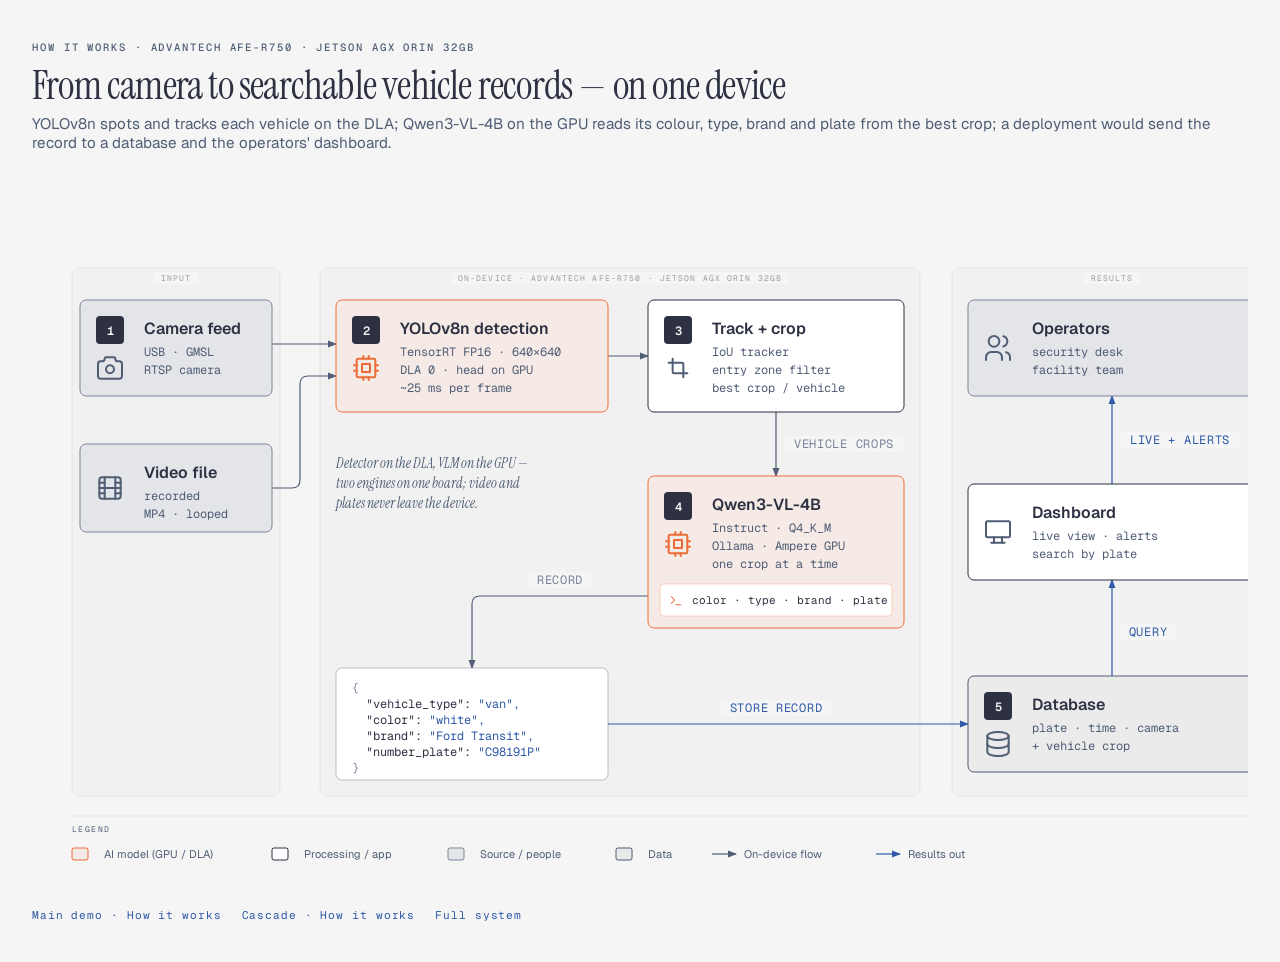
<file: docs/diagrams/cascade-how-it-works.html>
<!DOCTYPE html>
<html lang="en">
<head>
  <meta charset="UTF-8">
  <meta name="viewport" content="width=device-width, initial-scale=1.0">
  <title>How the detection to VLM cascade works on the AGX Orin</title>
  <link href="https://fonts.googleapis.com/css2?family=Instrument+Serif:ital@0;1&family=Geist:wght@400;500;600&family=Geist+Mono:wght@400;500;600&display=swap" rel="stylesheet">
  <style>
    *, *::before, *::after { box-sizing: border-box; margin: 0; padding: 0; }
    :root {
      --color-paper: #f5f5f5; --color-ink: #2d3142; --color-muted: #4f5d75; --color-accent: #eb6c36;
      --font-sans: 'Geist', system-ui, sans-serif;
      --font-serif: 'Instrument Serif', serif;
      --font-mono: 'Geist Mono', ui-monospace, monospace;
    }
    body { font-family: var(--font-sans); background: var(--color-paper); color: var(--color-ink);
           min-height: 100vh; display: flex; align-items: center; justify-content: center; padding: 2.5rem 2rem; }
    .frame { max-width: 1280px; width: 100%; min-width: 0; }
    .diagram-container { width: 100%; overflow-x: auto; }
    .eyebrow { font-family: var(--font-mono); font-size: 0.66rem; font-weight: 500; letter-spacing: 0.18em;
               text-transform: uppercase; color: var(--color-muted); margin-bottom: 0.5rem; }
    h1 { font-family: var(--font-serif); font-size: clamp(1.75rem, 2.6vw + 0.75rem, 2.5rem); font-weight: 400;
          letter-spacing: -0.02em; line-height: 1.15; color: var(--color-ink); margin-bottom: 0.4rem; }
    .subtitle { color: var(--color-muted); font-size: 0.95rem; margin-bottom: 1.25rem; }
    .subtitle code { font-family: var(--font-mono); font-size: 0.85em; }
    .nav { margin-top: 1rem; font-family: var(--font-mono); font-size: 0.7rem; letter-spacing: 0.08em; color: var(--color-muted); }
    .nav a { color: #2e5aa8; text-decoration: none; margin-right: 1.25rem; }
    svg { width: 100%; min-width: 1280px; display: block; }
    @media print {
      .diagram-container { overflow-x: visible; }
      svg { min-width: 0; }
    }
  </style>
</head>
<body>
  <div class="frame">
    <p class="eyebrow">How it works · Advantech AFE-R750 · Jetson AGX Orin 32GB</p>
    <h1>From camera to searchable vehicle records — on one device</h1>
    <p class="subtitle">YOLOv8n spots and tracks each vehicle on the DLA; Qwen3-VL-4B on the GPU reads its colour, type, brand and plate from the best crop; a deployment would send the record to a database and the operators' dashboard.</p>
    <div class="diagram-container">
<svg viewBox="0 0 1280 720" xmlns="http://www.w3.org/2000/svg" role="img" aria-labelledby="cascade-how-it-works-title cascade-how-it-works-desc">
<title id="cascade-how-it-works-title">How the detection to VLM cascade works on the AGX Orin</title>
<desc id="cascade-how-it-works-desc">A camera feed or video feeds YOLOv8n on the Orin&#x27;s DLA (TensorRT; its detection head falls back to the GPU), which detects vehicles; a tracker crops the best view of each one; Qwen3-VL-4B on the Ampere GPU turns a crop into a record of colour, type, brand and number plate, which a deployment would store in a database and show to operators on a dashboard.</desc>
<defs><marker id="arrow" markerWidth="8" markerHeight="6" refX="7" refY="3" orient="auto"><polygon points="0 0, 8 3, 0 6" fill="#4f5d75"/></marker><marker id="arrow-accent" markerWidth="8" markerHeight="6" refX="7" refY="3" orient="auto"><polygon points="0 0, 8 3, 0 6" fill="#eb6c36"/></marker><marker id="arrow-link" markerWidth="8" markerHeight="6" refX="7" refY="3" orient="auto"><polygon points="0 0, 8 3, 0 6" fill="#2e5aa8"/></marker><marker id="arrow-open" markerWidth="8" markerHeight="6" refX="7" refY="3" orient="auto"><polyline points="0 0, 8 3, 0 6" fill="none" stroke="#4f5d75" stroke-width="1.2"/></marker></defs>
<rect width="100%" height="100%" fill="#f5f5f5"/>
<rect x="40" y="96" width="208" height="528" rx="8" fill="rgba(45,49,66,0.02)" stroke="rgba(45,49,66,0.10)" stroke-width="0.8"/><rect x="122" y="100" width="44" height="12" rx="2" fill="#f5f5f5"/><text x="144" y="109" fill="rgba(45,49,66,0.45)" font-size="8" font-family="'Geist Mono', monospace" text-anchor="middle" letter-spacing="0.14em">INPUT</text>
<rect x="288" y="96" width="600" height="528" rx="8" fill="rgba(45,49,66,0.02)" stroke="rgba(45,49,66,0.10)" stroke-width="0.8"/><rect x="420" y="100" width="336" height="12" rx="2" fill="#f5f5f5"/><text x="588" y="109" fill="rgba(45,49,66,0.45)" font-size="8" font-family="'Geist Mono', monospace" text-anchor="middle" letter-spacing="0.14em">ON-DEVICE · ADVANTECH AFE-R750 · JETSON AGX ORIN 32GB</text>
<rect x="920" y="96" width="320" height="528" rx="8" fill="rgba(45,49,66,0.02)" stroke="rgba(45,49,66,0.10)" stroke-width="0.8"/><rect x="1052" y="100" width="56" height="12" rx="2" fill="#f5f5f5"/><text x="1080" y="109" fill="rgba(45,49,66,0.45)" font-size="8" font-family="'Geist Mono', monospace" text-anchor="middle" letter-spacing="0.14em">RESULTS</text>
<path d="M 240,172 H 304" fill="none" stroke="#4f5d75" stroke-width="1.2" marker-end="url(#arrow)"/>
<path d="M 240,316 H 260 Q 268,316 268,308 V 212 Q 268,204 276,204 H 304" fill="none" stroke="#4f5d75" stroke-width="1.2" marker-end="url(#arrow)"/>
<path d="M 576,184 H 616" fill="none" stroke="#4f5d75" stroke-width="1.2" marker-end="url(#arrow)"/>
<path d="M 744,240 V 304" fill="none" stroke="#4f5d75" stroke-width="1.2" marker-end="url(#arrow)"/>
<path d="M 616,424 H 448 Q 440,424 440,432 V 496" fill="none" stroke="#4f5d75" stroke-width="1.2" marker-end="url(#arrow)"/>
<path d="M 576,552 H 936" fill="none" stroke="#2e5aa8" stroke-width="1.2" marker-end="url(#arrow-link)"/>
<path d="M 1080,504 V 408" fill="none" stroke="#2e5aa8" stroke-width="1.2" marker-end="url(#arrow-link)"/>
<path d="M 1080,312 V 224" fill="none" stroke="#2e5aa8" stroke-width="1.2" marker-end="url(#arrow-link)"/>
<rect x="752" y="264" width="120" height="16" rx="2" fill="#f5f5f5"/><text x="812" y="276" fill="#7a8399" font-size="12" font-family="'Geist Mono', monospace" text-anchor="middle" letter-spacing="0.06em">VEHICLE CROPS</text>
<rect x="496" y="400" width="64" height="16" rx="2" fill="#f5f5f5"/><text x="528" y="412" fill="#7a8399" font-size="12" font-family="'Geist Mono', monospace" text-anchor="middle" letter-spacing="0.06em">RECORD</text>
<rect x="688" y="528" width="112" height="16" rx="2" fill="#f5f5f5"/><text x="744" y="540" fill="#2e5aa8" font-size="12" font-family="'Geist Mono', monospace" text-anchor="middle" letter-spacing="0.06em">STORE RECORD</text>
<rect x="1088" y="452" width="56" height="16" rx="2" fill="#f5f5f5"/><text x="1116" y="464" fill="#2e5aa8" font-size="12" font-family="'Geist Mono', monospace" text-anchor="middle" letter-spacing="0.06em">QUERY</text>
<rect x="1088" y="260" width="120" height="16" rx="2" fill="#f5f5f5"/><text x="1148" y="272" fill="#2e5aa8" font-size="12" font-family="'Geist Mono', monospace" text-anchor="middle" letter-spacing="0.06em">LIVE + ALERTS</text>
<rect x="48" y="128" width="192" height="96" rx="6" fill="#f5f5f5"/><rect x="48" y="128" width="192" height="96" rx="6" fill="rgba(79,93,117,0.10)" stroke="#7a8399" stroke-width="1"/><rect x="64" y="144" width="28" height="28" rx="4" fill="#2d3142"/><text x="78" y="163" fill="#f5f5f5" font-size="12" font-weight="600" font-family="'Geist Mono', monospace" text-anchor="middle">1</text><g transform="translate(62,180) scale(1.33333)" fill="none" stroke="#4f5d75" stroke-width="1.5" stroke-linecap="round" stroke-linejoin="round" aria-hidden="true"><path d="M5 7h1a2 2 0 0 0 2 -2a1 1 0 0 1 1 -1h6a1 1 0 0 1 1 1a2 2 0 0 0 2 2h1a2 2 0 0 1 2 2v9a2 2 0 0 1 -2 2h-14a2 2 0 0 1 -2 -2v-9a2 2 0 0 1 2 -2"/><path d="M9 13a3 3 0 1 0 6 0a3 3 0 0 0 -6 0"/></g><text x="112" y="162" fill="#2d3142" font-size="16" font-weight="600" font-family="'Geist', sans-serif">Camera feed</text><text x="112" y="184" fill="#4f5d75" font-size="12" font-family="'Geist Mono', monospace">USB · GMSL</text><text x="112" y="202" fill="#4f5d75" font-size="12" font-family="'Geist Mono', monospace">RTSP camera</text>
<rect x="48" y="272" width="192" height="88" rx="6" fill="#f5f5f5"/><rect x="48" y="272" width="192" height="88" rx="6" fill="rgba(79,93,117,0.10)" stroke="#7a8399" stroke-width="1"/><g transform="translate(62,300) scale(1.33333)" fill="none" stroke="#4f5d75" stroke-width="1.5" stroke-linecap="round" stroke-linejoin="round" aria-hidden="true"><path d="M4 6a2 2 0 0 1 2 -2h12a2 2 0 0 1 2 2v12a2 2 0 0 1 -2 2h-12a2 2 0 0 1 -2 -2z"/><path d="M8 4v16"/><path d="M16 4v16"/><path d="M4 8h4"/><path d="M4 16h4"/><path d="M4 12h16"/><path d="M16 8h4"/><path d="M16 16h4"/></g><text x="112" y="306" fill="#2d3142" font-size="16" font-weight="600" font-family="'Geist', sans-serif">Video file</text><text x="112" y="328" fill="#4f5d75" font-size="12" font-family="'Geist Mono', monospace">recorded</text><text x="112" y="346" fill="#4f5d75" font-size="12" font-family="'Geist Mono', monospace">MP4 · looped</text>
<rect x="304" y="128" width="272" height="112" rx="6" fill="#f5f5f5"/><rect x="304" y="128" width="272" height="112" rx="6" fill="rgba(235,108,54,0.08)" stroke="#eb6c36" stroke-width="1"/><rect x="320" y="144" width="28" height="28" rx="4" fill="#2d3142"/><text x="334" y="163" fill="#f5f5f5" font-size="12" font-weight="600" font-family="'Geist Mono', monospace" text-anchor="middle">2</text><g transform="translate(318,180) scale(1.33333)" fill="none" stroke="#eb6c36" stroke-width="1.5" stroke-linecap="round" stroke-linejoin="round" aria-hidden="true"><path d="M5 6a1 1 0 0 1 1 -1h12a1 1 0 0 1 1 1v12a1 1 0 0 1 -1 1h-12a1 1 0 0 1 -1 -1z"/><path d="M9 9h6v6h-6z"/><path d="M3 10h2"/><path d="M3 14h2"/><path d="M10 3v2"/><path d="M14 3v2"/><path d="M21 10h-2"/><path d="M21 14h-2"/><path d="M14 21v-2"/><path d="M10 21v-2"/></g><text x="368" y="162" fill="#2d3142" font-size="16" font-weight="600" font-family="'Geist', sans-serif">YOLOv8n detection</text><text x="368" y="184" fill="#4f5d75" font-size="12" font-family="'Geist Mono', monospace">TensorRT FP16 · 640×640</text><text x="368" y="202" fill="#4f5d75" font-size="12" font-family="'Geist Mono', monospace">DLA 0 · head on GPU</text><text x="368" y="220" fill="#4f5d75" font-size="12" font-family="'Geist Mono', monospace">~25 ms per frame</text>
<rect x="616" y="128" width="256" height="112" rx="6" fill="#f5f5f5"/><rect x="616" y="128" width="256" height="112" rx="6" fill="#ffffff" stroke="#2d3142" stroke-width="1"/><rect x="632" y="144" width="28" height="28" rx="4" fill="#2d3142"/><text x="646" y="163" fill="#f5f5f5" font-size="12" font-weight="600" font-family="'Geist Mono', monospace" text-anchor="middle">3</text><g transform="translate(630,180) scale(1.33333)" fill="none" stroke="#4f5d75" stroke-width="1.5" stroke-linecap="round" stroke-linejoin="round" aria-hidden="true"><path d="M8 5v10a1 1 0 0 0 1 1h10"/><path d="M5 8h10a1 1 0 0 1 1 1v10"/></g><text x="680" y="162" fill="#2d3142" font-size="16" font-weight="600" font-family="'Geist', sans-serif">Track + crop</text><text x="680" y="184" fill="#4f5d75" font-size="12" font-family="'Geist Mono', monospace">IoU tracker</text><text x="680" y="202" fill="#4f5d75" font-size="12" font-family="'Geist Mono', monospace">entry zone filter</text><text x="680" y="220" fill="#4f5d75" font-size="12" font-family="'Geist Mono', monospace">best crop / vehicle</text>
<rect x="616" y="304" width="256" height="152" rx="6" fill="#f5f5f5"/><rect x="616" y="304" width="256" height="152" rx="6" fill="rgba(235,108,54,0.08)" stroke="#eb6c36" stroke-width="1"/><rect x="632" y="320" width="28" height="28" rx="4" fill="#2d3142"/><text x="646" y="339" fill="#f5f5f5" font-size="12" font-weight="600" font-family="'Geist Mono', monospace" text-anchor="middle">4</text><g transform="translate(630,356) scale(1.33333)" fill="none" stroke="#eb6c36" stroke-width="1.5" stroke-linecap="round" stroke-linejoin="round" aria-hidden="true"><path d="M5 6a1 1 0 0 1 1 -1h12a1 1 0 0 1 1 1v12a1 1 0 0 1 -1 1h-12a1 1 0 0 1 -1 -1z"/><path d="M9 9h6v6h-6z"/><path d="M3 10h2"/><path d="M3 14h2"/><path d="M10 3v2"/><path d="M14 3v2"/><path d="M21 10h-2"/><path d="M21 14h-2"/><path d="M14 21v-2"/><path d="M10 21v-2"/></g><text x="680" y="338" fill="#2d3142" font-size="16" font-weight="600" font-family="'Geist', sans-serif">Qwen3-VL-4B</text><text x="680" y="360" fill="#4f5d75" font-size="12" font-family="'Geist Mono', monospace">Instruct · Q4_K_M</text><text x="680" y="378" fill="#4f5d75" font-size="12" font-family="'Geist Mono', monospace">Ollama · Ampere GPU</text><text x="680" y="396" fill="#4f5d75" font-size="12" font-family="'Geist Mono', monospace">one crop at a time</text>
<rect x="936" y="504" width="288" height="96" rx="6" fill="#f5f5f5"/><rect x="936" y="504" width="288" height="96" rx="6" fill="rgba(45,49,66,0.05)" stroke="#4f5d75" stroke-width="1"/><rect x="952" y="520" width="28" height="28" rx="4" fill="#2d3142"/><text x="966" y="539" fill="#f5f5f5" font-size="12" font-weight="600" font-family="'Geist Mono', monospace" text-anchor="middle">5</text><g transform="translate(950,556) scale(1.33333)" fill="none" stroke="#4f5d75" stroke-width="1.5" stroke-linecap="round" stroke-linejoin="round" aria-hidden="true"><path d="M4 6a8 3 0 1 0 16 0a8 3 0 1 0 -16 0"/><path d="M4 6v6a8 3 0 0 0 16 0v-6"/><path d="M4 12v6a8 3 0 0 0 16 0v-6"/></g><text x="1000" y="538" fill="#2d3142" font-size="16" font-weight="600" font-family="'Geist', sans-serif">Database</text><text x="1000" y="560" fill="#4f5d75" font-size="12" font-family="'Geist Mono', monospace">plate · time · camera</text><text x="1000" y="578" fill="#4f5d75" font-size="12" font-family="'Geist Mono', monospace">+ vehicle crop</text>
<rect x="936" y="312" width="288" height="96" rx="6" fill="#f5f5f5"/><rect x="936" y="312" width="288" height="96" rx="6" fill="#ffffff" stroke="#2d3142" stroke-width="1"/><g transform="translate(950,344) scale(1.33333)" fill="none" stroke="#4f5d75" stroke-width="1.5" stroke-linecap="round" stroke-linejoin="round" aria-hidden="true"><path d="M3 5a1 1 0 0 1 1 -1h16a1 1 0 0 1 1 1v10a1 1 0 0 1 -1 1h-16a1 1 0 0 1 -1 -1v-10"/><path d="M7 20h10"/><path d="M9 16v4"/><path d="M15 16v4"/></g><text x="1000" y="346" fill="#2d3142" font-size="16" font-weight="600" font-family="'Geist', sans-serif">Dashboard</text><text x="1000" y="368" fill="#4f5d75" font-size="12" font-family="'Geist Mono', monospace">live view · alerts</text><text x="1000" y="386" fill="#4f5d75" font-size="12" font-family="'Geist Mono', monospace">search by plate</text>
<rect x="936" y="128" width="288" height="96" rx="6" fill="#f5f5f5"/><rect x="936" y="128" width="288" height="96" rx="6" fill="rgba(79,93,117,0.10)" stroke="#7a8399" stroke-width="1"/><g transform="translate(950,160) scale(1.33333)" fill="none" stroke="#4f5d75" stroke-width="1.5" stroke-linecap="round" stroke-linejoin="round" aria-hidden="true"><path d="M5 7a4 4 0 1 0 8 0a4 4 0 1 0 -8 0"/><path d="M3 21v-2a4 4 0 0 1 4 -4h4a4 4 0 0 1 4 4v2"/><path d="M16 3.13a4 4 0 0 1 0 7.75"/><path d="M21 21v-2a4 4 0 0 0 -3 -3.85"/></g><text x="1000" y="162" fill="#2d3142" font-size="16" font-weight="600" font-family="'Geist', sans-serif">Operators</text><text x="1000" y="184" fill="#4f5d75" font-size="12" font-family="'Geist Mono', monospace">security desk</text><text x="1000" y="202" fill="#4f5d75" font-size="12" font-family="'Geist Mono', monospace">facility team</text>
<rect x="628" y="412" width="232" height="32" rx="4" fill="#ffffff" stroke="rgba(235,108,54,0.35)" stroke-width="0.8"/><g transform="translate(636,420) scale(0.666667)" fill="none" stroke="#eb6c36" stroke-width="1.5" stroke-linecap="round" stroke-linejoin="round" aria-hidden="true"><path d="M5 7l5 5l-5 5"/><path d="M12 19l7 0"/></g><text x="660" y="432" fill="#2d3142" font-size="11" font-family="'Geist Mono', monospace">color · type · brand · plate</text>
<rect x="304" y="496" width="272" height="112" rx="6" fill="#f5f5f5"/><rect x="304" y="496" width="272" height="112" rx="6" fill="#ffffff" stroke="rgba(45,49,66,0.30)" stroke-width="1"/>
<text x="320" y="520" font-size="12" font-family="'Geist Mono', monospace" xml:space="preserve"><tspan fill="#7a8399">{</tspan></text>
<text x="320" y="536" font-size="12" font-family="'Geist Mono', monospace" xml:space="preserve"><tspan fill="#2d3142">  &quot;vehicle_type&quot;:</tspan><tspan fill="#2e5aa8"> &quot;van&quot;,</tspan></text>
<text x="320" y="552" font-size="12" font-family="'Geist Mono', monospace" xml:space="preserve"><tspan fill="#2d3142">  &quot;color&quot;:</tspan><tspan fill="#2e5aa8"> &quot;white&quot;,</tspan></text>
<text x="320" y="568" font-size="12" font-family="'Geist Mono', monospace" xml:space="preserve"><tspan fill="#2d3142">  &quot;brand&quot;:</tspan><tspan fill="#2e5aa8"> &quot;Ford Transit&quot;,</tspan></text>
<text x="320" y="584" font-size="12" font-family="'Geist Mono', monospace" xml:space="preserve"><tspan fill="#2d3142">  &quot;number_plate&quot;:</tspan><tspan fill="#2e5aa8"> &quot;C98191P&quot;</tspan></text>
<text x="320" y="600" font-size="12" font-family="'Geist Mono', monospace" xml:space="preserve"><tspan fill="#7a8399">}</tspan></text>
<text x="304" y="296" fill="#4f5d75" font-size="14" font-style="italic" font-family="'Instrument Serif', serif"><tspan x="304" dy="0">Detector on the DLA, VLM on the GPU —</tspan><tspan x="304" dy="20">two engines on one board; video and</tspan><tspan x="304" dy="20">plates never leave the device.</tspan></text>
<line x1="40" y1="644" x2="1240" y2="644" stroke="rgba(45,49,66,0.10)" stroke-width="0.8"/><text x="40" y="660" fill="#4f5d75" font-size="8" font-family="'Geist Mono', monospace" letter-spacing="0.18em">LEGEND</text><rect x="40" y="676" width="16" height="12" rx="2" fill="rgba(235,108,54,0.08)" stroke="#eb6c36" stroke-width="1"/><text x="72" y="686" fill="#4f5d75" font-size="11" font-family="'Geist', sans-serif">AI model (GPU / DLA)</text><rect x="240" y="676" width="16" height="12" rx="2" fill="#ffffff" stroke="#2d3142" stroke-width="1"/><text x="272" y="686" fill="#4f5d75" font-size="11" font-family="'Geist', sans-serif">Processing / app</text><rect x="416" y="676" width="16" height="12" rx="2" fill="rgba(79,93,117,0.10)" stroke="#7a8399" stroke-width="1"/><text x="448" y="686" fill="#4f5d75" font-size="11" font-family="'Geist', sans-serif">Source / people</text><rect x="584" y="676" width="16" height="12" rx="2" fill="rgba(45,49,66,0.05)" stroke="#4f5d75" stroke-width="1"/><text x="616" y="686" fill="#4f5d75" font-size="11" font-family="'Geist', sans-serif">Data</text><line x1="680" y1="682" x2="704" y2="682" stroke="#4f5d75" stroke-width="1.2" marker-end="url(#arrow)"/><text x="712" y="686" fill="#4f5d75" font-size="11" font-family="'Geist', sans-serif">On-device flow</text><line x1="844" y1="682" x2="868" y2="682" stroke="#2e5aa8" stroke-width="1.2" marker-end="url(#arrow-link)"/><text x="876" y="686" fill="#4f5d75" font-size="11" font-family="'Geist', sans-serif">Results out</text>
</svg>
    </div>
    <p class="nav"><a href="live-vlm-how-it-works.html">Main demo · How it works</a><a href="cascade-how-it-works.html">Cascade · How it works</a><a href="demo-system.html">Full system</a></p>
  </div>
</body>
</html>
</file>
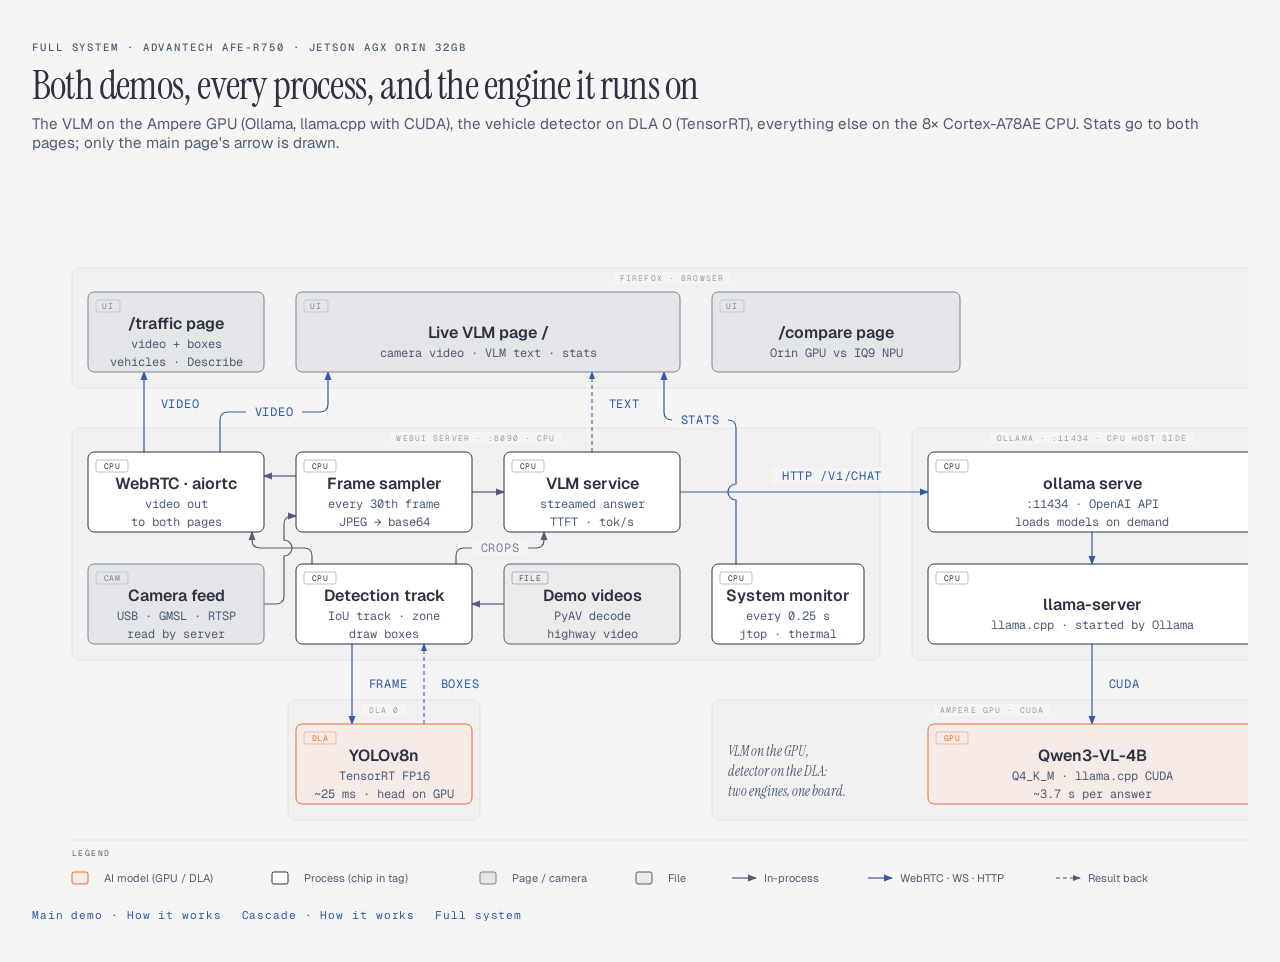
<file: docs/diagrams/demo-system.html>
<!DOCTYPE html>
<html lang="en">
<head>
  <meta charset="UTF-8">
  <meta name="viewport" content="width=device-width, initial-scale=1.0">
  <title>Live VLM demo: full system on the AFE-R750</title>
  <link href="https://fonts.googleapis.com/css2?family=Instrument+Serif:ital@0;1&family=Geist:wght@400;500;600&family=Geist+Mono:wght@400;500;600&display=swap" rel="stylesheet">
  <style>
    *, *::before, *::after { box-sizing: border-box; margin: 0; padding: 0; }
    :root {
      --color-paper: #f5f5f5; --color-ink: #2d3142; --color-muted: #4f5d75; --color-accent: #eb6c36;
      --font-sans: 'Geist', system-ui, sans-serif;
      --font-serif: 'Instrument Serif', serif;
      --font-mono: 'Geist Mono', ui-monospace, monospace;
    }
    body { font-family: var(--font-sans); background: var(--color-paper); color: var(--color-ink);
           min-height: 100vh; display: flex; align-items: center; justify-content: center; padding: 2.5rem 2rem; }
    .frame { max-width: 1280px; width: 100%; min-width: 0; }
    .diagram-container { width: 100%; overflow-x: auto; }
    .eyebrow { font-family: var(--font-mono); font-size: 0.66rem; font-weight: 500; letter-spacing: 0.18em;
               text-transform: uppercase; color: var(--color-muted); margin-bottom: 0.5rem; }
    h1 { font-family: var(--font-serif); font-size: clamp(1.75rem, 2.6vw + 0.75rem, 2.5rem); font-weight: 400;
          letter-spacing: -0.02em; line-height: 1.15; color: var(--color-ink); margin-bottom: 0.4rem; }
    .subtitle { color: var(--color-muted); font-size: 0.95rem; margin-bottom: 1.25rem; }
    .subtitle code { font-family: var(--font-mono); font-size: 0.85em; }
    .nav { margin-top: 1rem; font-family: var(--font-mono); font-size: 0.7rem; letter-spacing: 0.08em; color: var(--color-muted); }
    .nav a { color: #2e5aa8; text-decoration: none; margin-right: 1.25rem; }
    svg { width: 100%; min-width: 1280px; display: block; }
    @media print {
      .diagram-container { overflow-x: visible; }
      svg { min-width: 0; }
    }
  </style>
</head>
<body>
  <div class="frame">
    <p class="eyebrow">Full system · Advantech AFE-R750 · Jetson AGX Orin 32GB</p>
    <h1>Both demos, every process, and the engine it runs on</h1>
    <p class="subtitle">The VLM on the Ampere GPU (Ollama, llama.cpp with CUDA), the vehicle detector on DLA 0 (TensorRT), everything else on the 8× Cortex-A78AE CPU. Stats go to both pages; only the main page's arrow is drawn.</p>
    <div class="diagram-container">
<svg viewBox="0 0 1280 720" xmlns="http://www.w3.org/2000/svg" role="img" aria-labelledby="demo-system-title demo-system-desc">
<title id="demo-system-title">Live VLM demo: full system on the AFE-R750</title>
<desc id="demo-system-desc">Both demo pages and every process behind them: Firefox shows the pages; the WebUI server (Python, port 8090) reads the camera, samples frames, tracks detections, streams video out over WebRTC, calls the VLM and monitors the system on the CPU; VLM requests go to Ollama (11434), which runs llama.cpp with CUDA; Qwen3-VL-4B runs on the Ampere GPU and YOLOv8n on DLA 0 through TensorRT.</desc>
<defs><marker id="arrow" markerWidth="8" markerHeight="6" refX="7" refY="3" orient="auto"><polygon points="0 0, 8 3, 0 6" fill="#4f5d75"/></marker><marker id="arrow-accent" markerWidth="8" markerHeight="6" refX="7" refY="3" orient="auto"><polygon points="0 0, 8 3, 0 6" fill="#eb6c36"/></marker><marker id="arrow-link" markerWidth="8" markerHeight="6" refX="7" refY="3" orient="auto"><polygon points="0 0, 8 3, 0 6" fill="#2e5aa8"/></marker><marker id="arrow-open" markerWidth="8" markerHeight="6" refX="7" refY="3" orient="auto"><polyline points="0 0, 8 3, 0 6" fill="none" stroke="#4f5d75" stroke-width="1.2"/></marker></defs>
<rect width="100%" height="100%" fill="#f5f5f5"/>
<rect x="40" y="96" width="1200" height="120" rx="8" fill="rgba(45,49,66,0.02)" stroke="rgba(45,49,66,0.10)" stroke-width="0.8"/><rect x="582" y="100" width="116" height="12" rx="2" fill="#f5f5f5"/><text x="640" y="109" fill="rgba(45,49,66,0.45)" font-size="8" font-family="'Geist Mono', monospace" text-anchor="middle" letter-spacing="0.14em">FIREFOX · BROWSER</text>
<rect x="40" y="256" width="808" height="232" rx="8" fill="rgba(45,49,66,0.02)" stroke="rgba(45,49,66,0.10)" stroke-width="0.8"/><rect x="358" y="260" width="172" height="12" rx="2" fill="#f5f5f5"/><text x="444" y="269" fill="rgba(45,49,66,0.45)" font-size="8" font-family="'Geist Mono', monospace" text-anchor="middle" letter-spacing="0.14em">WEBUI SERVER · :8090 · CPU</text>
<rect x="880" y="256" width="360" height="232" rx="8" fill="rgba(45,49,66,0.02)" stroke="rgba(45,49,66,0.10)" stroke-width="0.8"/><rect x="958" y="260" width="204" height="12" rx="2" fill="#f5f5f5"/><text x="1060" y="269" fill="rgba(45,49,66,0.45)" font-size="8" font-family="'Geist Mono', monospace" text-anchor="middle" letter-spacing="0.14em">OLLAMA · :11434 · CPU HOST SIDE</text>
<rect x="256" y="528" width="192" height="120" rx="8" fill="rgba(45,49,66,0.02)" stroke="rgba(45,49,66,0.10)" stroke-width="0.8"/><rect x="330" y="532" width="44" height="12" rx="2" fill="#f5f5f5"/><text x="352" y="541" fill="rgba(45,49,66,0.45)" font-size="8" font-family="'Geist Mono', monospace" text-anchor="middle" letter-spacing="0.14em">DLA 0</text>
<rect x="680" y="528" width="560" height="120" rx="8" fill="rgba(45,49,66,0.02)" stroke="rgba(45,49,66,0.10)" stroke-width="0.8"/><rect x="902" y="532" width="116" height="12" rx="2" fill="#f5f5f5"/><text x="960" y="541" fill="rgba(45,49,66,0.45)" font-size="8" font-family="'Geist Mono', monospace" text-anchor="middle" letter-spacing="0.14em">AMPERE GPU · CUDA</text>
<path d="M 112,280 V 200" fill="none" stroke="#2e5aa8" stroke-width="1.2" marker-end="url(#arrow-link)"/>
<path d="M 188,280 V 248 Q 188,240 196,240 H 288 Q 296,240 296,232 V 200" fill="none" stroke="#2e5aa8" stroke-width="1.2" marker-end="url(#arrow-link)"/>
<path d="M 264,304 H 232" fill="none" stroke="#4f5d75" stroke-width="1.2" marker-end="url(#arrow)"/>
<path d="M 232,432 H 244 Q 252,432 252,424 V 384 a 8,8 0 0,0 0,-16 V 352 Q 252,344 260,344 H 264" fill="none" stroke="#4f5d75" stroke-width="1.2" marker-end="url(#arrow)"/>
<path d="M 440,320 H 472" fill="none" stroke="#4f5d75" stroke-width="1.2" marker-end="url(#arrow)"/>
<path d="M 560,280 V 200" fill="none" stroke="#2e5aa8" stroke-width="1" stroke-dasharray="4,3" marker-end="url(#arrow-link)"/>
<path d="M 648,320 H 896" fill="none" stroke="#2e5aa8" stroke-width="1.2" marker-end="url(#arrow-link)"/>
<path d="M 704,392 V 328 a 8,8 0 0,1 0,-16 V 256 Q 704,248 696,248 H 640 Q 632,248 632,240 V 200" fill="none" stroke="#2e5aa8" stroke-width="1.2" marker-end="url(#arrow-link)"/>
<path d="M 472,432 H 440" fill="none" stroke="#4f5d75" stroke-width="1.2" marker-end="url(#arrow)"/>
<path d="M 280,392 V 384 Q 280,376 272,376 H 228 Q 220,376 220,368 V 360" fill="none" stroke="#4f5d75" stroke-width="1.2" marker-end="url(#arrow)"/>
<path d="M 424,392 V 384 Q 424,376 432,376 H 504 Q 512,376 512,368 V 360" fill="none" stroke="#4f5d75" stroke-width="1.2" marker-end="url(#arrow)"/>
<path d="M 320,472 V 552" fill="none" stroke="#2e5aa8" stroke-width="1.2" marker-end="url(#arrow-link)"/>
<path d="M 392,552 V 472" fill="none" stroke="#2e5aa8" stroke-width="1" stroke-dasharray="4,3" marker-end="url(#arrow-link)"/>
<path d="M 1060,360 V 392" fill="none" stroke="#2e5aa8" stroke-width="1.2" marker-end="url(#arrow-link)"/>
<path d="M 1060,472 V 552" fill="none" stroke="#2e5aa8" stroke-width="1.2" marker-end="url(#arrow-link)"/>
<rect x="120" y="224" width="56" height="16" rx="2" fill="#f5f5f5"/><text x="148" y="236" fill="#2e5aa8" font-size="12" font-family="'Geist Mono', monospace" text-anchor="middle" letter-spacing="0.06em">VIDEO</text>
<rect x="214" y="232" width="56" height="16" rx="2" fill="#f5f5f5"/><text x="242" y="244" fill="#2e5aa8" font-size="12" font-family="'Geist Mono', monospace" text-anchor="middle" letter-spacing="0.06em">VIDEO</text>
<rect x="568" y="224" width="48" height="16" rx="2" fill="#f5f5f5"/><text x="592" y="236" fill="#2e5aa8" font-size="12" font-family="'Geist Mono', monospace" text-anchor="middle" letter-spacing="0.06em">TEXT</text>
<rect x="640" y="240" width="56" height="16" rx="2" fill="#f5f5f5"/><text x="668" y="252" fill="#2e5aa8" font-size="12" font-family="'Geist Mono', monospace" text-anchor="middle" letter-spacing="0.06em">STATS</text>
<rect x="740" y="296" width="120" height="16" rx="2" fill="#f5f5f5"/><text x="800" y="308" fill="#2e5aa8" font-size="12" font-family="'Geist Mono', monospace" text-anchor="middle" letter-spacing="0.06em">HTTP /V1/CHAT</text>
<rect x="440" y="368" width="56" height="16" rx="2" fill="#f5f5f5"/><text x="468" y="380" fill="#7a8399" font-size="12" font-family="'Geist Mono', monospace" text-anchor="middle" letter-spacing="0.06em">CROPS</text>
<rect x="328" y="504" width="56" height="16" rx="2" fill="#f5f5f5"/><text x="356" y="516" fill="#2e5aa8" font-size="12" font-family="'Geist Mono', monospace" text-anchor="middle" letter-spacing="0.06em">FRAME</text>
<rect x="400" y="504" width="56" height="16" rx="2" fill="#f5f5f5"/><text x="428" y="516" fill="#2e5aa8" font-size="12" font-family="'Geist Mono', monospace" text-anchor="middle" letter-spacing="0.06em">BOXES</text>
<rect x="1068" y="504" width="48" height="16" rx="2" fill="#f5f5f5"/><text x="1092" y="516" fill="#2e5aa8" font-size="12" font-family="'Geist Mono', monospace" text-anchor="middle" letter-spacing="0.06em">CUDA</text>
<rect x="56" y="120" width="176" height="80" rx="6" fill="#f5f5f5"/><rect x="56" y="120" width="176" height="80" rx="6" fill="rgba(79,93,117,0.10)" stroke="#7a8399" stroke-width="1"/><rect x="64" y="128" width="24" height="12" rx="2" fill="transparent" stroke="rgba(122,131,153,0.40)" stroke-width="0.8"/><text x="76" y="137" fill="#7a8399" font-size="8" font-family="'Geist Mono', monospace" text-anchor="middle" letter-spacing="0.08em">UI</text><text x="144" y="157" fill="#2d3142" font-size="16" font-weight="600" font-family="'Geist', sans-serif" text-anchor="middle">/traffic page</text><text x="144" y="176" fill="#4f5d75" font-size="12" font-family="'Geist Mono', monospace" text-anchor="middle">video + boxes</text><text x="144" y="194" fill="#4f5d75" font-size="12" font-family="'Geist Mono', monospace" text-anchor="middle">vehicles · Describe</text>
<rect x="264" y="120" width="384" height="80" rx="6" fill="#f5f5f5"/><rect x="264" y="120" width="384" height="80" rx="6" fill="rgba(79,93,117,0.10)" stroke="#7a8399" stroke-width="1"/><rect x="272" y="128" width="24" height="12" rx="2" fill="transparent" stroke="rgba(122,131,153,0.40)" stroke-width="0.8"/><text x="284" y="137" fill="#7a8399" font-size="8" font-family="'Geist Mono', monospace" text-anchor="middle" letter-spacing="0.08em">UI</text><text x="456" y="166" fill="#2d3142" font-size="16" font-weight="600" font-family="'Geist', sans-serif" text-anchor="middle">Live VLM page /</text><text x="456" y="185" fill="#4f5d75" font-size="12" font-family="'Geist Mono', monospace" text-anchor="middle">camera video · VLM text · stats</text>
<rect x="680" y="120" width="248" height="80" rx="6" fill="#f5f5f5"/><rect x="680" y="120" width="248" height="80" rx="6" fill="rgba(79,93,117,0.10)" stroke="#7a8399" stroke-width="1"/><rect x="688" y="128" width="24" height="12" rx="2" fill="transparent" stroke="rgba(122,131,153,0.40)" stroke-width="0.8"/><text x="700" y="137" fill="#7a8399" font-size="8" font-family="'Geist Mono', monospace" text-anchor="middle" letter-spacing="0.08em">UI</text><text x="804" y="166" fill="#2d3142" font-size="16" font-weight="600" font-family="'Geist', sans-serif" text-anchor="middle">/compare page</text><text x="804" y="185" fill="#4f5d75" font-size="12" font-family="'Geist Mono', monospace" text-anchor="middle">Orin GPU vs IQ9 NPU</text>
<rect x="56" y="280" width="176" height="80" rx="6" fill="#f5f5f5"/><rect x="56" y="280" width="176" height="80" rx="6" fill="#ffffff" stroke="#2d3142" stroke-width="1"/><rect x="64" y="288" width="32" height="12" rx="2" fill="transparent" stroke="rgba(45,49,66,0.40)" stroke-width="0.8"/><text x="80" y="297" fill="#2d3142" font-size="8" font-family="'Geist Mono', monospace" text-anchor="middle" letter-spacing="0.08em">CPU</text><text x="144" y="317" fill="#2d3142" font-size="16" font-weight="600" font-family="'Geist', sans-serif" text-anchor="middle">WebRTC · aiortc</text><text x="144" y="336" fill="#4f5d75" font-size="12" font-family="'Geist Mono', monospace" text-anchor="middle">video out</text><text x="144" y="354" fill="#4f5d75" font-size="12" font-family="'Geist Mono', monospace" text-anchor="middle">to both pages</text>
<rect x="56" y="392" width="176" height="80" rx="6" fill="#f5f5f5"/><rect x="56" y="392" width="176" height="80" rx="6" fill="rgba(79,93,117,0.10)" stroke="#7a8399" stroke-width="1"/><rect x="64" y="400" width="32" height="12" rx="2" fill="transparent" stroke="rgba(122,131,153,0.40)" stroke-width="0.8"/><text x="80" y="409" fill="#7a8399" font-size="8" font-family="'Geist Mono', monospace" text-anchor="middle" letter-spacing="0.08em">CAM</text><text x="144" y="429" fill="#2d3142" font-size="16" font-weight="600" font-family="'Geist', sans-serif" text-anchor="middle">Camera feed</text><text x="144" y="448" fill="#4f5d75" font-size="12" font-family="'Geist Mono', monospace" text-anchor="middle">USB · GMSL · RTSP</text><text x="144" y="466" fill="#4f5d75" font-size="12" font-family="'Geist Mono', monospace" text-anchor="middle">read by server</text>
<rect x="264" y="280" width="176" height="80" rx="6" fill="#f5f5f5"/><rect x="264" y="280" width="176" height="80" rx="6" fill="#ffffff" stroke="#2d3142" stroke-width="1"/><rect x="272" y="288" width="32" height="12" rx="2" fill="transparent" stroke="rgba(45,49,66,0.40)" stroke-width="0.8"/><text x="288" y="297" fill="#2d3142" font-size="8" font-family="'Geist Mono', monospace" text-anchor="middle" letter-spacing="0.08em">CPU</text><text x="352" y="317" fill="#2d3142" font-size="16" font-weight="600" font-family="'Geist', sans-serif" text-anchor="middle">Frame sampler</text><text x="352" y="336" fill="#4f5d75" font-size="12" font-family="'Geist Mono', monospace" text-anchor="middle">every 30th frame</text><text x="352" y="354" fill="#4f5d75" font-size="12" font-family="'Geist Mono', monospace" text-anchor="middle">JPEG → base64</text>
<rect x="472" y="280" width="176" height="80" rx="6" fill="#f5f5f5"/><rect x="472" y="280" width="176" height="80" rx="6" fill="#ffffff" stroke="#2d3142" stroke-width="1"/><rect x="480" y="288" width="32" height="12" rx="2" fill="transparent" stroke="rgba(45,49,66,0.40)" stroke-width="0.8"/><text x="496" y="297" fill="#2d3142" font-size="8" font-family="'Geist Mono', monospace" text-anchor="middle" letter-spacing="0.08em">CPU</text><text x="560" y="317" fill="#2d3142" font-size="16" font-weight="600" font-family="'Geist', sans-serif" text-anchor="middle">VLM service</text><text x="560" y="336" fill="#4f5d75" font-size="12" font-family="'Geist Mono', monospace" text-anchor="middle">streamed answer</text><text x="560" y="354" fill="#4f5d75" font-size="12" font-family="'Geist Mono', monospace" text-anchor="middle">TTFT · tok/s</text>
<rect x="264" y="392" width="176" height="80" rx="6" fill="#f5f5f5"/><rect x="264" y="392" width="176" height="80" rx="6" fill="#ffffff" stroke="#2d3142" stroke-width="1"/><rect x="272" y="400" width="32" height="12" rx="2" fill="transparent" stroke="rgba(45,49,66,0.40)" stroke-width="0.8"/><text x="288" y="409" fill="#2d3142" font-size="8" font-family="'Geist Mono', monospace" text-anchor="middle" letter-spacing="0.08em">CPU</text><text x="352" y="429" fill="#2d3142" font-size="16" font-weight="600" font-family="'Geist', sans-serif" text-anchor="middle">Detection track</text><text x="352" y="448" fill="#4f5d75" font-size="12" font-family="'Geist Mono', monospace" text-anchor="middle">IoU track · zone</text><text x="352" y="466" fill="#4f5d75" font-size="12" font-family="'Geist Mono', monospace" text-anchor="middle">draw boxes</text>
<rect x="472" y="392" width="176" height="80" rx="6" fill="#f5f5f5"/><rect x="472" y="392" width="176" height="80" rx="6" fill="rgba(45,49,66,0.05)" stroke="#4f5d75" stroke-width="1"/><rect x="480" y="400" width="36" height="12" rx="2" fill="transparent" stroke="rgba(79,93,117,0.50)" stroke-width="0.8"/><text x="498" y="409" fill="#4f5d75" font-size="8" font-family="'Geist Mono', monospace" text-anchor="middle" letter-spacing="0.08em">FILE</text><text x="560" y="429" fill="#2d3142" font-size="16" font-weight="600" font-family="'Geist', sans-serif" text-anchor="middle">Demo videos</text><text x="560" y="448" fill="#4f5d75" font-size="12" font-family="'Geist Mono', monospace" text-anchor="middle">PyAV decode</text><text x="560" y="466" fill="#4f5d75" font-size="12" font-family="'Geist Mono', monospace" text-anchor="middle">highway video</text>
<rect x="680" y="392" width="152" height="80" rx="6" fill="#f5f5f5"/><rect x="680" y="392" width="152" height="80" rx="6" fill="#ffffff" stroke="#2d3142" stroke-width="1"/><rect x="688" y="400" width="32" height="12" rx="2" fill="transparent" stroke="rgba(45,49,66,0.40)" stroke-width="0.8"/><text x="704" y="409" fill="#2d3142" font-size="8" font-family="'Geist Mono', monospace" text-anchor="middle" letter-spacing="0.08em">CPU</text><text x="756" y="429" fill="#2d3142" font-size="16" font-weight="600" font-family="'Geist', sans-serif" text-anchor="middle">System monitor</text><text x="756" y="448" fill="#4f5d75" font-size="12" font-family="'Geist Mono', monospace" text-anchor="middle">every 0.25 s</text><text x="756" y="466" fill="#4f5d75" font-size="12" font-family="'Geist Mono', monospace" text-anchor="middle">jtop · thermal</text>
<rect x="896" y="280" width="328" height="80" rx="6" fill="#f5f5f5"/><rect x="896" y="280" width="328" height="80" rx="6" fill="#ffffff" stroke="#2d3142" stroke-width="1"/><rect x="904" y="288" width="32" height="12" rx="2" fill="transparent" stroke="rgba(45,49,66,0.40)" stroke-width="0.8"/><text x="920" y="297" fill="#2d3142" font-size="8" font-family="'Geist Mono', monospace" text-anchor="middle" letter-spacing="0.08em">CPU</text><text x="1060" y="317" fill="#2d3142" font-size="16" font-weight="600" font-family="'Geist', sans-serif" text-anchor="middle">ollama serve</text><text x="1060" y="336" fill="#4f5d75" font-size="12" font-family="'Geist Mono', monospace" text-anchor="middle">:11434 · OpenAI API</text><text x="1060" y="354" fill="#4f5d75" font-size="12" font-family="'Geist Mono', monospace" text-anchor="middle">loads models on demand</text>
<rect x="896" y="392" width="328" height="80" rx="6" fill="#f5f5f5"/><rect x="896" y="392" width="328" height="80" rx="6" fill="#ffffff" stroke="#2d3142" stroke-width="1"/><rect x="904" y="400" width="32" height="12" rx="2" fill="transparent" stroke="rgba(45,49,66,0.40)" stroke-width="0.8"/><text x="920" y="409" fill="#2d3142" font-size="8" font-family="'Geist Mono', monospace" text-anchor="middle" letter-spacing="0.08em">CPU</text><text x="1060" y="438" fill="#2d3142" font-size="16" font-weight="600" font-family="'Geist', sans-serif" text-anchor="middle">llama-server</text><text x="1060" y="457" fill="#4f5d75" font-size="12" font-family="'Geist Mono', monospace" text-anchor="middle">llama.cpp · started by Ollama</text>
<rect x="264" y="552" width="176" height="80" rx="6" fill="#f5f5f5"/><rect x="264" y="552" width="176" height="80" rx="6" fill="rgba(235,108,54,0.08)" stroke="#eb6c36" stroke-width="1"/><rect x="272" y="560" width="32" height="12" rx="2" fill="transparent" stroke="rgba(235,108,54,0.50)" stroke-width="0.8"/><text x="288" y="569" fill="#eb6c36" font-size="8" font-family="'Geist Mono', monospace" text-anchor="middle" letter-spacing="0.08em">DLA</text><text x="352" y="589" fill="#2d3142" font-size="16" font-weight="600" font-family="'Geist', sans-serif" text-anchor="middle">YOLOv8n</text><text x="352" y="608" fill="#4f5d75" font-size="12" font-family="'Geist Mono', monospace" text-anchor="middle">TensorRT FP16</text><text x="352" y="626" fill="#4f5d75" font-size="12" font-family="'Geist Mono', monospace" text-anchor="middle">~25 ms · head on GPU</text>
<rect x="896" y="552" width="328" height="80" rx="6" fill="#f5f5f5"/><rect x="896" y="552" width="328" height="80" rx="6" fill="rgba(235,108,54,0.08)" stroke="#eb6c36" stroke-width="1"/><rect x="904" y="560" width="32" height="12" rx="2" fill="transparent" stroke="rgba(235,108,54,0.50)" stroke-width="0.8"/><text x="920" y="569" fill="#eb6c36" font-size="8" font-family="'Geist Mono', monospace" text-anchor="middle" letter-spacing="0.08em">GPU</text><text x="1060" y="589" fill="#2d3142" font-size="16" font-weight="600" font-family="'Geist', sans-serif" text-anchor="middle">Qwen3-VL-4B</text><text x="1060" y="608" fill="#4f5d75" font-size="12" font-family="'Geist Mono', monospace" text-anchor="middle">Q4_K_M · llama.cpp CUDA</text><text x="1060" y="626" fill="#4f5d75" font-size="12" font-family="'Geist Mono', monospace" text-anchor="middle">~3.7 s per answer</text>
<text x="696" y="584" fill="#4f5d75" font-size="14" font-style="italic" font-family="'Instrument Serif', serif"><tspan x="696" dy="0">VLM on the GPU,</tspan><tspan x="696" dy="20">detector on the DLA:</tspan><tspan x="696" dy="20">two engines, one board.</tspan></text>
<line x1="40" y1="668" x2="1240" y2="668" stroke="rgba(45,49,66,0.10)" stroke-width="0.8"/><text x="40" y="684" fill="#4f5d75" font-size="8" font-family="'Geist Mono', monospace" letter-spacing="0.18em">LEGEND</text><rect x="40" y="700" width="16" height="12" rx="2" fill="rgba(235,108,54,0.08)" stroke="#eb6c36" stroke-width="1"/><text x="72" y="710" fill="#4f5d75" font-size="11" font-family="'Geist', sans-serif">AI model (GPU / DLA)</text><rect x="240" y="700" width="16" height="12" rx="2" fill="#ffffff" stroke="#2d3142" stroke-width="1"/><text x="272" y="710" fill="#4f5d75" font-size="11" font-family="'Geist', sans-serif">Process (chip in tag)</text><rect x="448" y="700" width="16" height="12" rx="2" fill="rgba(79,93,117,0.10)" stroke="#7a8399" stroke-width="1"/><text x="480" y="710" fill="#4f5d75" font-size="11" font-family="'Geist', sans-serif">Page / camera</text><rect x="604" y="700" width="16" height="12" rx="2" fill="rgba(45,49,66,0.05)" stroke="#4f5d75" stroke-width="1"/><text x="636" y="710" fill="#4f5d75" font-size="11" font-family="'Geist', sans-serif">File</text><line x1="700" y1="706" x2="724" y2="706" stroke="#4f5d75" stroke-width="1.2" marker-end="url(#arrow)"/><text x="732" y="710" fill="#4f5d75" font-size="11" font-family="'Geist', sans-serif">In-process</text><line x1="836" y1="706" x2="860" y2="706" stroke="#2e5aa8" stroke-width="1.2" marker-end="url(#arrow-link)"/><text x="868" y="710" fill="#4f5d75" font-size="11" font-family="'Geist', sans-serif">WebRTC · WS · HTTP</text><line x1="1024" y1="706" x2="1048" y2="706" stroke="#4f5d75" stroke-width="1" stroke-dasharray="4,3" marker-end="url(#arrow)"/><text x="1056" y="710" fill="#4f5d75" font-size="11" font-family="'Geist', sans-serif">Result back</text>
</svg>
    </div>
    <p class="nav"><a href="live-vlm-how-it-works.html">Main demo · How it works</a><a href="cascade-how-it-works.html">Cascade · How it works</a><a href="demo-system.html">Full system</a></p>
  </div>
</body>
</html>
</file>
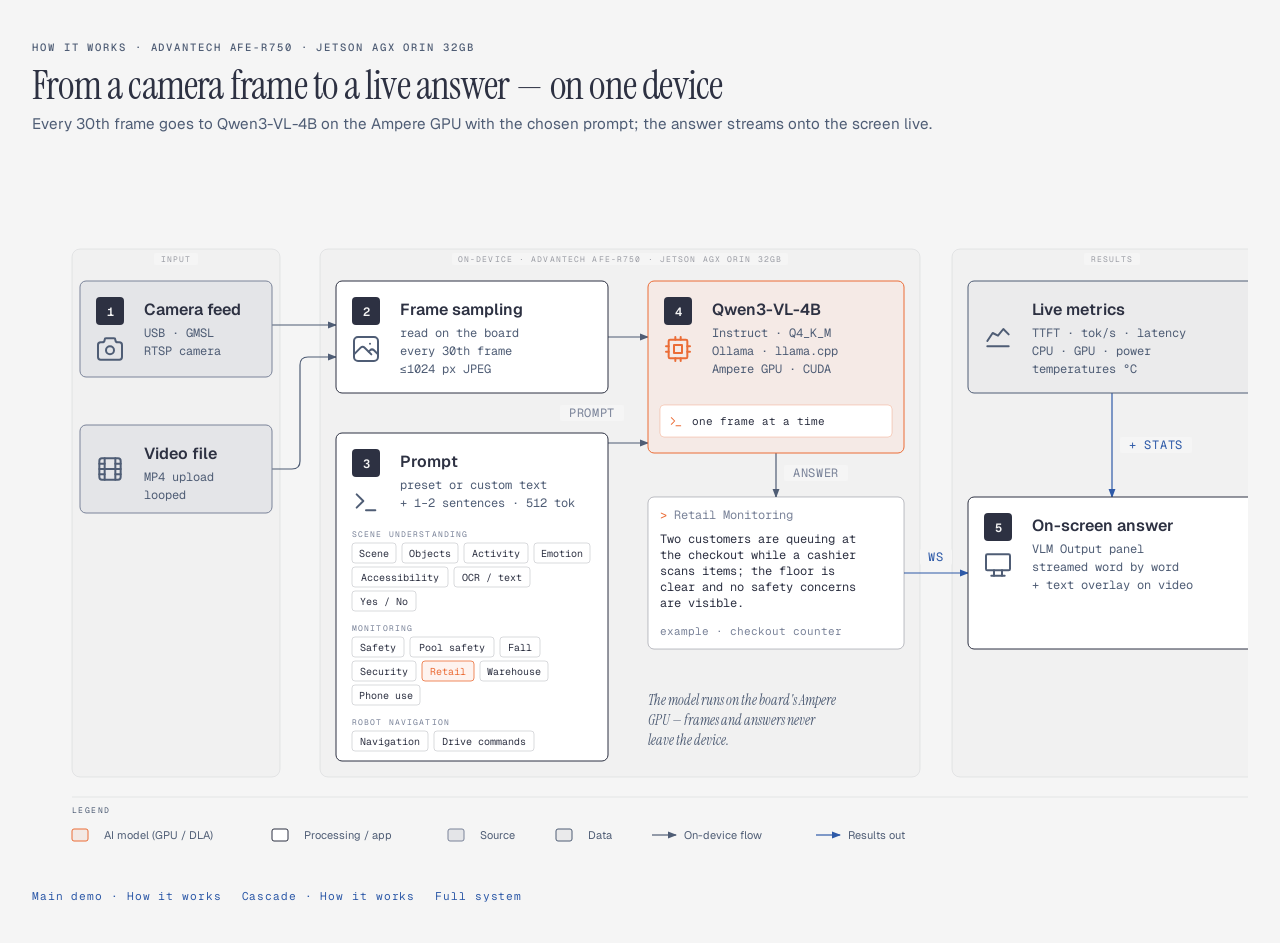
<file: docs/diagrams/live-vlm-how-it-works.html>
<!DOCTYPE html>
<html lang="en">
<head>
  <meta charset="UTF-8">
  <meta name="viewport" content="width=device-width, initial-scale=1.0">
  <title>How the Live VLM main demo works on the AGX Orin</title>
  <link href="https://fonts.googleapis.com/css2?family=Instrument+Serif:ital@0;1&family=Geist:wght@400;500;600&family=Geist+Mono:wght@400;500;600&display=swap" rel="stylesheet">
  <style>
    *, *::before, *::after { box-sizing: border-box; margin: 0; padding: 0; }
    :root {
      --color-paper: #f5f5f5; --color-ink: #2d3142; --color-muted: #4f5d75; --color-accent: #eb6c36;
      --font-sans: 'Geist', system-ui, sans-serif;
      --font-serif: 'Instrument Serif', serif;
      --font-mono: 'Geist Mono', ui-monospace, monospace;
    }
    body { font-family: var(--font-sans); background: var(--color-paper); color: var(--color-ink);
           min-height: 100vh; display: flex; align-items: center; justify-content: center; padding: 2.5rem 2rem; }
    .frame { max-width: 1280px; width: 100%; min-width: 0; }
    .diagram-container { width: 100%; overflow-x: auto; }
    .eyebrow { font-family: var(--font-mono); font-size: 0.66rem; font-weight: 500; letter-spacing: 0.18em;
               text-transform: uppercase; color: var(--color-muted); margin-bottom: 0.5rem; }
    h1 { font-family: var(--font-serif); font-size: clamp(1.75rem, 2.6vw + 0.75rem, 2.5rem); font-weight: 400;
          letter-spacing: -0.02em; line-height: 1.15; color: var(--color-ink); margin-bottom: 0.4rem; }
    .subtitle { color: var(--color-muted); font-size: 0.95rem; margin-bottom: 1.25rem; }
    .subtitle code { font-family: var(--font-mono); font-size: 0.85em; }
    .nav { margin-top: 1rem; font-family: var(--font-mono); font-size: 0.7rem; letter-spacing: 0.08em; color: var(--color-muted); }
    .nav a { color: #2e5aa8; text-decoration: none; margin-right: 1.25rem; }
    svg { width: 100%; min-width: 1280px; display: block; }
    @media print {
      .diagram-container { overflow-x: visible; }
      svg { min-width: 0; }
    }
  </style>
</head>
<body>
  <div class="frame">
    <p class="eyebrow">How it works · Advantech AFE-R750 · Jetson AGX Orin 32GB</p>
    <h1>From a camera frame to a live answer — on one device</h1>
    <p class="subtitle">Every 30th frame goes to Qwen3-VL-4B on the Ampere GPU with the chosen prompt; the answer streams onto the screen live.</p>
    <div class="diagram-container">
<svg viewBox="0 0 1280 720" xmlns="http://www.w3.org/2000/svg" role="img" aria-labelledby="live-vlm-how-it-works-title live-vlm-how-it-works-desc">
<title id="live-vlm-how-it-works-title">How the Live VLM main demo works on the AGX Orin</title>
<desc id="live-vlm-how-it-works-desc">A camera feed or video file is read on the board; every 30th frame is sent as a JPEG to Qwen3-VL-4B on the Ampere GPU (Ollama, llama.cpp with CUDA) together with the chosen prompt preset, an answer-length limit and a 512-token cap; the answer streams onto the screen word by word, with TTFT, speed and system stats.</desc>
<defs><marker id="arrow" markerWidth="8" markerHeight="6" refX="7" refY="3" orient="auto"><polygon points="0 0, 8 3, 0 6" fill="#4f5d75"/></marker><marker id="arrow-accent" markerWidth="8" markerHeight="6" refX="7" refY="3" orient="auto"><polygon points="0 0, 8 3, 0 6" fill="#eb6c36"/></marker><marker id="arrow-link" markerWidth="8" markerHeight="6" refX="7" refY="3" orient="auto"><polygon points="0 0, 8 3, 0 6" fill="#2e5aa8"/></marker><marker id="arrow-open" markerWidth="8" markerHeight="6" refX="7" refY="3" orient="auto"><polyline points="0 0, 8 3, 0 6" fill="none" stroke="#4f5d75" stroke-width="1.2"/></marker></defs>
<rect width="100%" height="100%" fill="#f5f5f5"/>
<rect x="40" y="96" width="208" height="528" rx="8" fill="rgba(45,49,66,0.02)" stroke="rgba(45,49,66,0.10)" stroke-width="0.8"/><rect x="122" y="100" width="44" height="12" rx="2" fill="#f5f5f5"/><text x="144" y="109" fill="rgba(45,49,66,0.45)" font-size="8" font-family="'Geist Mono', monospace" text-anchor="middle" letter-spacing="0.14em">INPUT</text>
<rect x="288" y="96" width="600" height="528" rx="8" fill="rgba(45,49,66,0.02)" stroke="rgba(45,49,66,0.10)" stroke-width="0.8"/><rect x="420" y="100" width="336" height="12" rx="2" fill="#f5f5f5"/><text x="588" y="109" fill="rgba(45,49,66,0.45)" font-size="8" font-family="'Geist Mono', monospace" text-anchor="middle" letter-spacing="0.14em">ON-DEVICE · ADVANTECH AFE-R750 · JETSON AGX ORIN 32GB</text>
<rect x="920" y="96" width="320" height="528" rx="8" fill="rgba(45,49,66,0.02)" stroke="rgba(45,49,66,0.10)" stroke-width="0.8"/><rect x="1052" y="100" width="56" height="12" rx="2" fill="#f5f5f5"/><text x="1080" y="109" fill="rgba(45,49,66,0.45)" font-size="8" font-family="'Geist Mono', monospace" text-anchor="middle" letter-spacing="0.14em">RESULTS</text>
<path d="M 240,172 H 304" fill="none" stroke="#4f5d75" stroke-width="1.2" marker-end="url(#arrow)"/>
<path d="M 240,316 H 260 Q 268,316 268,308 V 212 Q 268,204 276,204 H 304" fill="none" stroke="#4f5d75" stroke-width="1.2" marker-end="url(#arrow)"/>
<path d="M 576,184 H 616" fill="none" stroke="#4f5d75" stroke-width="1.2" marker-end="url(#arrow)"/>
<path d="M 576,290 H 616" fill="none" stroke="#4f5d75" stroke-width="1.2" marker-end="url(#arrow)"/>
<path d="M 744,300 V 344" fill="none" stroke="#4f5d75" stroke-width="1.2" marker-end="url(#arrow)"/>
<path d="M 872,420 H 936" fill="none" stroke="#2e5aa8" stroke-width="1.2" marker-end="url(#arrow-link)"/>
<path d="M 1080,240 V 344" fill="none" stroke="#2e5aa8" stroke-width="1.2" marker-end="url(#arrow-link)"/>
<rect x="528" y="252" width="64" height="16" rx="2" fill="#f5f5f5"/><text x="560" y="264" fill="#7a8399" font-size="12" font-family="'Geist Mono', monospace" text-anchor="middle" letter-spacing="0.06em">PROMPT</text>
<rect x="752" y="312" width="64" height="16" rx="2" fill="#f5f5f5"/><text x="784" y="324" fill="#7a8399" font-size="12" font-family="'Geist Mono', monospace" text-anchor="middle" letter-spacing="0.06em">ANSWER</text>
<rect x="888" y="396" width="32" height="16" rx="2" fill="#f5f5f5"/><text x="904" y="408" fill="#2e5aa8" font-size="12" font-family="'Geist Mono', monospace" text-anchor="middle" letter-spacing="0.06em">WS</text>
<rect x="1088" y="284" width="72" height="16" rx="2" fill="#f5f5f5"/><text x="1124" y="296" fill="#2e5aa8" font-size="12" font-family="'Geist Mono', monospace" text-anchor="middle" letter-spacing="0.06em">+ STATS</text>
<rect x="48" y="128" width="192" height="96" rx="6" fill="#f5f5f5"/><rect x="48" y="128" width="192" height="96" rx="6" fill="rgba(79,93,117,0.10)" stroke="#7a8399" stroke-width="1"/><rect x="64" y="144" width="28" height="28" rx="4" fill="#2d3142"/><text x="78" y="163" fill="#f5f5f5" font-size="12" font-weight="600" font-family="'Geist Mono', monospace" text-anchor="middle">1</text><g transform="translate(62,180) scale(1.33333)" fill="none" stroke="#4f5d75" stroke-width="1.5" stroke-linecap="round" stroke-linejoin="round" aria-hidden="true"><path d="M5 7h1a2 2 0 0 0 2 -2a1 1 0 0 1 1 -1h6a1 1 0 0 1 1 1a2 2 0 0 0 2 2h1a2 2 0 0 1 2 2v9a2 2 0 0 1 -2 2h-14a2 2 0 0 1 -2 -2v-9a2 2 0 0 1 2 -2"/><path d="M9 13a3 3 0 1 0 6 0a3 3 0 0 0 -6 0"/></g><text x="112" y="162" fill="#2d3142" font-size="16" font-weight="600" font-family="'Geist', sans-serif">Camera feed</text><text x="112" y="184" fill="#4f5d75" font-size="12" font-family="'Geist Mono', monospace">USB · GMSL</text><text x="112" y="202" fill="#4f5d75" font-size="12" font-family="'Geist Mono', monospace">RTSP camera</text>
<rect x="48" y="272" width="192" height="88" rx="6" fill="#f5f5f5"/><rect x="48" y="272" width="192" height="88" rx="6" fill="rgba(79,93,117,0.10)" stroke="#7a8399" stroke-width="1"/><g transform="translate(62,300) scale(1.33333)" fill="none" stroke="#4f5d75" stroke-width="1.5" stroke-linecap="round" stroke-linejoin="round" aria-hidden="true"><path d="M4 6a2 2 0 0 1 2 -2h12a2 2 0 0 1 2 2v12a2 2 0 0 1 -2 2h-12a2 2 0 0 1 -2 -2z"/><path d="M8 4v16"/><path d="M16 4v16"/><path d="M4 8h4"/><path d="M4 16h4"/><path d="M4 12h16"/><path d="M16 8h4"/><path d="M16 16h4"/></g><text x="112" y="306" fill="#2d3142" font-size="16" font-weight="600" font-family="'Geist', sans-serif">Video file</text><text x="112" y="328" fill="#4f5d75" font-size="12" font-family="'Geist Mono', monospace">MP4 upload</text><text x="112" y="346" fill="#4f5d75" font-size="12" font-family="'Geist Mono', monospace">looped</text>
<rect x="304" y="128" width="272" height="112" rx="6" fill="#f5f5f5"/><rect x="304" y="128" width="272" height="112" rx="6" fill="#ffffff" stroke="#2d3142" stroke-width="1"/><rect x="320" y="144" width="28" height="28" rx="4" fill="#2d3142"/><text x="334" y="163" fill="#f5f5f5" font-size="12" font-weight="600" font-family="'Geist Mono', monospace" text-anchor="middle">2</text><g transform="translate(318,180) scale(1.33333)" fill="none" stroke="#4f5d75" stroke-width="1.5" stroke-linecap="round" stroke-linejoin="round" aria-hidden="true"><path d="M15 8h.01"/><path d="M3 6a3 3 0 0 1 3 -3h12a3 3 0 0 1 3 3v12a3 3 0 0 1 -3 3h-12a3 3 0 0 1 -3 -3v-12z"/><path d="M3 16l5 -5c.928 -.893 2.072 -.893 3 0l5 5"/><path d="M14 14l1 -1c.928 -.893 2.072 -.893 3 0l3 3"/></g><text x="368" y="162" fill="#2d3142" font-size="16" font-weight="600" font-family="'Geist', sans-serif">Frame sampling</text><text x="368" y="184" fill="#4f5d75" font-size="12" font-family="'Geist Mono', monospace">read on the board</text><text x="368" y="202" fill="#4f5d75" font-size="12" font-family="'Geist Mono', monospace">every 30th frame</text><text x="368" y="220" fill="#4f5d75" font-size="12" font-family="'Geist Mono', monospace">≤1024 px JPEG</text>
<rect x="616" y="128" width="256" height="172" rx="6" fill="#f5f5f5"/><rect x="616" y="128" width="256" height="172" rx="6" fill="rgba(235,108,54,0.08)" stroke="#eb6c36" stroke-width="1"/><rect x="632" y="144" width="28" height="28" rx="4" fill="#2d3142"/><text x="646" y="163" fill="#f5f5f5" font-size="12" font-weight="600" font-family="'Geist Mono', monospace" text-anchor="middle">4</text><g transform="translate(630,180) scale(1.33333)" fill="none" stroke="#eb6c36" stroke-width="1.5" stroke-linecap="round" stroke-linejoin="round" aria-hidden="true"><path d="M5 6a1 1 0 0 1 1 -1h12a1 1 0 0 1 1 1v12a1 1 0 0 1 -1 1h-12a1 1 0 0 1 -1 -1z"/><path d="M9 9h6v6h-6z"/><path d="M3 10h2"/><path d="M3 14h2"/><path d="M10 3v2"/><path d="M14 3v2"/><path d="M21 10h-2"/><path d="M21 14h-2"/><path d="M14 21v-2"/><path d="M10 21v-2"/></g><text x="680" y="162" fill="#2d3142" font-size="16" font-weight="600" font-family="'Geist', sans-serif">Qwen3-VL-4B</text><text x="680" y="184" fill="#4f5d75" font-size="12" font-family="'Geist Mono', monospace">Instruct · Q4_K_M</text><text x="680" y="202" fill="#4f5d75" font-size="12" font-family="'Geist Mono', monospace">Ollama · llama.cpp</text><text x="680" y="220" fill="#4f5d75" font-size="12" font-family="'Geist Mono', monospace">Ampere GPU · CUDA</text>
<rect x="304" y="280" width="272" height="328" rx="6" fill="#f5f5f5"/><rect x="304" y="280" width="272" height="328" rx="6" fill="#ffffff" stroke="#2d3142" stroke-width="1"/><rect x="320" y="296" width="28" height="28" rx="4" fill="#2d3142"/><text x="334" y="315" fill="#f5f5f5" font-size="12" font-weight="600" font-family="'Geist Mono', monospace" text-anchor="middle">3</text><g transform="translate(318,332) scale(1.33333)" fill="none" stroke="#4f5d75" stroke-width="1.5" stroke-linecap="round" stroke-linejoin="round" aria-hidden="true"><path d="M5 7l5 5l-5 5"/><path d="M12 19l7 0"/></g><text x="368" y="314" fill="#2d3142" font-size="16" font-weight="600" font-family="'Geist', sans-serif">Prompt</text><text x="368" y="336" fill="#4f5d75" font-size="12" font-family="'Geist Mono', monospace">preset or custom text</text><text x="368" y="354" fill="#4f5d75" font-size="12" font-family="'Geist Mono', monospace">+ 1–2 sentences · 512 tok</text>
<rect x="936" y="344" width="288" height="152" rx="6" fill="#f5f5f5"/><rect x="936" y="344" width="288" height="152" rx="6" fill="#ffffff" stroke="#2d3142" stroke-width="1"/><rect x="952" y="360" width="28" height="28" rx="4" fill="#2d3142"/><text x="966" y="379" fill="#f5f5f5" font-size="12" font-weight="600" font-family="'Geist Mono', monospace" text-anchor="middle">5</text><g transform="translate(950,396) scale(1.33333)" fill="none" stroke="#4f5d75" stroke-width="1.5" stroke-linecap="round" stroke-linejoin="round" aria-hidden="true"><path d="M3 5a1 1 0 0 1 1 -1h16a1 1 0 0 1 1 1v10a1 1 0 0 1 -1 1h-16a1 1 0 0 1 -1 -1v-10"/><path d="M7 20h10"/><path d="M9 16v4"/><path d="M15 16v4"/></g><text x="1000" y="378" fill="#2d3142" font-size="16" font-weight="600" font-family="'Geist', sans-serif">On-screen answer</text><text x="1000" y="400" fill="#4f5d75" font-size="12" font-family="'Geist Mono', monospace">VLM Output panel</text><text x="1000" y="418" fill="#4f5d75" font-size="12" font-family="'Geist Mono', monospace">streamed word by word</text><text x="1000" y="436" fill="#4f5d75" font-size="12" font-family="'Geist Mono', monospace">+ text overlay on video</text>
<rect x="936" y="128" width="288" height="112" rx="6" fill="#f5f5f5"/><rect x="936" y="128" width="288" height="112" rx="6" fill="rgba(45,49,66,0.05)" stroke="#4f5d75" stroke-width="1"/><g transform="translate(950,168) scale(1.33333)" fill="none" stroke="#4f5d75" stroke-width="1.5" stroke-linecap="round" stroke-linejoin="round" aria-hidden="true"><path d="M4 19l16 0"/><path d="M4 15l4 -6l4 2l4 -5l4 4"/></g><text x="1000" y="162" fill="#2d3142" font-size="16" font-weight="600" font-family="'Geist', sans-serif">Live metrics</text><text x="1000" y="184" fill="#4f5d75" font-size="12" font-family="'Geist Mono', monospace">TTFT · tok/s · latency</text><text x="1000" y="202" fill="#4f5d75" font-size="12" font-family="'Geist Mono', monospace">CPU · GPU · power</text><text x="1000" y="220" fill="#4f5d75" font-size="12" font-family="'Geist Mono', monospace">temperatures °C</text>
<rect x="628" y="252" width="232" height="32" rx="4" fill="#ffffff" stroke="rgba(235,108,54,0.35)" stroke-width="0.8"/><g transform="translate(636,260) scale(0.666667)" fill="none" stroke="#eb6c36" stroke-width="1.5" stroke-linecap="round" stroke-linejoin="round" aria-hidden="true"><path d="M5 7l5 5l-5 5"/><path d="M12 19l7 0"/></g><text x="660" y="272" fill="#2d3142" font-size="11" font-family="'Geist Mono', monospace">one frame at a time</text>
<text x="320" y="384" fill="#7a8399" font-size="8" font-family="'Geist Mono', monospace" letter-spacing="0.14em">SCENE UNDERSTANDING</text>
<rect x="320" y="390" width="44" height="20" rx="3" fill="#ffffff" stroke="rgba(45,49,66,0.22)" stroke-width="0.8"/><text x="342" y="404" fill="#2d3142" font-size="10" font-family="'Geist Mono', monospace" text-anchor="middle">Scene</text>
<rect x="370" y="390" width="56" height="20" rx="3" fill="#ffffff" stroke="rgba(45,49,66,0.22)" stroke-width="0.8"/><text x="398" y="404" fill="#2d3142" font-size="10" font-family="'Geist Mono', monospace" text-anchor="middle">Objects</text>
<rect x="432" y="390" width="64" height="20" rx="3" fill="#ffffff" stroke="rgba(45,49,66,0.22)" stroke-width="0.8"/><text x="464" y="404" fill="#2d3142" font-size="10" font-family="'Geist Mono', monospace" text-anchor="middle">Activity</text>
<rect x="502" y="390" width="56" height="20" rx="3" fill="#ffffff" stroke="rgba(45,49,66,0.22)" stroke-width="0.8"/><text x="530" y="404" fill="#2d3142" font-size="10" font-family="'Geist Mono', monospace" text-anchor="middle">Emotion</text>
<rect x="320" y="414" width="96" height="20" rx="3" fill="#ffffff" stroke="rgba(45,49,66,0.22)" stroke-width="0.8"/><text x="368" y="428" fill="#2d3142" font-size="10" font-family="'Geist Mono', monospace" text-anchor="middle">Accessibility</text>
<rect x="422" y="414" width="76" height="20" rx="3" fill="#ffffff" stroke="rgba(45,49,66,0.22)" stroke-width="0.8"/><text x="460" y="428" fill="#2d3142" font-size="10" font-family="'Geist Mono', monospace" text-anchor="middle">OCR / text</text>
<rect x="320" y="438" width="64" height="20" rx="3" fill="#ffffff" stroke="rgba(45,49,66,0.22)" stroke-width="0.8"/><text x="352" y="452" fill="#2d3142" font-size="10" font-family="'Geist Mono', monospace" text-anchor="middle">Yes / No</text>
<text x="320" y="478" fill="#7a8399" font-size="8" font-family="'Geist Mono', monospace" letter-spacing="0.14em">MONITORING</text>
<rect x="320" y="484" width="52" height="20" rx="3" fill="#ffffff" stroke="rgba(45,49,66,0.22)" stroke-width="0.8"/><text x="346" y="498" fill="#2d3142" font-size="10" font-family="'Geist Mono', monospace" text-anchor="middle">Safety</text>
<rect x="378" y="484" width="84" height="20" rx="3" fill="#ffffff" stroke="rgba(45,49,66,0.22)" stroke-width="0.8"/><text x="420" y="498" fill="#2d3142" font-size="10" font-family="'Geist Mono', monospace" text-anchor="middle">Pool safety</text>
<rect x="468" y="484" width="40" height="20" rx="3" fill="#ffffff" stroke="rgba(45,49,66,0.22)" stroke-width="0.8"/><text x="488" y="498" fill="#2d3142" font-size="10" font-family="'Geist Mono', monospace" text-anchor="middle">Fall</text>
<rect x="320" y="508" width="64" height="20" rx="3" fill="#ffffff" stroke="rgba(45,49,66,0.22)" stroke-width="0.8"/><text x="352" y="522" fill="#2d3142" font-size="10" font-family="'Geist Mono', monospace" text-anchor="middle">Security</text>
<rect x="390" y="508" width="52" height="20" rx="3" fill="rgba(235,108,54,0.08)" stroke="#eb6c36" stroke-width="0.8"/><text x="416" y="522" fill="#eb6c36" font-size="10" font-family="'Geist Mono', monospace" text-anchor="middle">Retail</text>
<rect x="448" y="508" width="68" height="20" rx="3" fill="#ffffff" stroke="rgba(45,49,66,0.22)" stroke-width="0.8"/><text x="482" y="522" fill="#2d3142" font-size="10" font-family="'Geist Mono', monospace" text-anchor="middle">Warehouse</text>
<rect x="320" y="532" width="68" height="20" rx="3" fill="#ffffff" stroke="rgba(45,49,66,0.22)" stroke-width="0.8"/><text x="354" y="546" fill="#2d3142" font-size="10" font-family="'Geist Mono', monospace" text-anchor="middle">Phone use</text>
<text x="320" y="572" fill="#7a8399" font-size="8" font-family="'Geist Mono', monospace" letter-spacing="0.14em">ROBOT NAVIGATION</text>
<rect x="320" y="578" width="76" height="20" rx="3" fill="#ffffff" stroke="rgba(45,49,66,0.22)" stroke-width="0.8"/><text x="358" y="592" fill="#2d3142" font-size="10" font-family="'Geist Mono', monospace" text-anchor="middle">Navigation</text>
<rect x="402" y="578" width="100" height="20" rx="3" fill="#ffffff" stroke="rgba(45,49,66,0.22)" stroke-width="0.8"/><text x="452" y="592" fill="#2d3142" font-size="10" font-family="'Geist Mono', monospace" text-anchor="middle">Drive commands</text>
<rect x="616" y="344" width="256" height="152" rx="6" fill="#f5f5f5"/><rect x="616" y="344" width="256" height="152" rx="6" fill="#ffffff" stroke="rgba(45,49,66,0.30)" stroke-width="1"/><text x="628" y="366" font-size="12" font-family="'Geist Mono', monospace"><tspan fill="#eb6c36">&gt;</tspan><tspan fill="#7a8399"> Retail Monitoring</tspan></text>
<text x="628" y="390" fill="#2d3142" font-size="12" font-family="'Geist Mono', monospace">Two customers are queuing at</text>
<text x="628" y="406" fill="#2d3142" font-size="12" font-family="'Geist Mono', monospace">the checkout while a cashier</text>
<text x="628" y="422" fill="#2d3142" font-size="12" font-family="'Geist Mono', monospace">scans items; the floor is</text>
<text x="628" y="438" fill="#2d3142" font-size="12" font-family="'Geist Mono', monospace">clear and no safety concerns</text>
<text x="628" y="454" fill="#2d3142" font-size="12" font-family="'Geist Mono', monospace">are visible.</text>
<text x="628" y="482" fill="#7a8399" font-size="11" font-family="'Geist Mono', monospace">example · checkout counter</text>
<text x="616" y="552" fill="#4f5d75" font-size="14" font-style="italic" font-family="'Instrument Serif', serif"><tspan x="616" dy="0">The model runs on the board's Ampere</tspan><tspan x="616" dy="20">GPU — frames and answers never</tspan><tspan x="616" dy="20">leave the device.</tspan></text>
<line x1="40" y1="644" x2="1240" y2="644" stroke="rgba(45,49,66,0.10)" stroke-width="0.8"/><text x="40" y="660" fill="#4f5d75" font-size="8" font-family="'Geist Mono', monospace" letter-spacing="0.18em">LEGEND</text><rect x="40" y="676" width="16" height="12" rx="2" fill="rgba(235,108,54,0.08)" stroke="#eb6c36" stroke-width="1"/><text x="72" y="686" fill="#4f5d75" font-size="11" font-family="'Geist', sans-serif">AI model (GPU / DLA)</text><rect x="240" y="676" width="16" height="12" rx="2" fill="#ffffff" stroke="#2d3142" stroke-width="1"/><text x="272" y="686" fill="#4f5d75" font-size="11" font-family="'Geist', sans-serif">Processing / app</text><rect x="416" y="676" width="16" height="12" rx="2" fill="rgba(79,93,117,0.10)" stroke="#7a8399" stroke-width="1"/><text x="448" y="686" fill="#4f5d75" font-size="11" font-family="'Geist', sans-serif">Source</text><rect x="524" y="676" width="16" height="12" rx="2" fill="rgba(45,49,66,0.05)" stroke="#4f5d75" stroke-width="1"/><text x="556" y="686" fill="#4f5d75" font-size="11" font-family="'Geist', sans-serif">Data</text><line x1="620" y1="682" x2="644" y2="682" stroke="#4f5d75" stroke-width="1.2" marker-end="url(#arrow)"/><text x="652" y="686" fill="#4f5d75" font-size="11" font-family="'Geist', sans-serif">On-device flow</text><line x1="784" y1="682" x2="808" y2="682" stroke="#2e5aa8" stroke-width="1.2" marker-end="url(#arrow-link)"/><text x="816" y="686" fill="#4f5d75" font-size="11" font-family="'Geist', sans-serif">Results out</text>
</svg>
    </div>
    <p class="nav"><a href="live-vlm-how-it-works.html">Main demo · How it works</a><a href="cascade-how-it-works.html">Cascade · How it works</a><a href="demo-system.html">Full system</a></p>
  </div>
</body>
</html>
</file>
